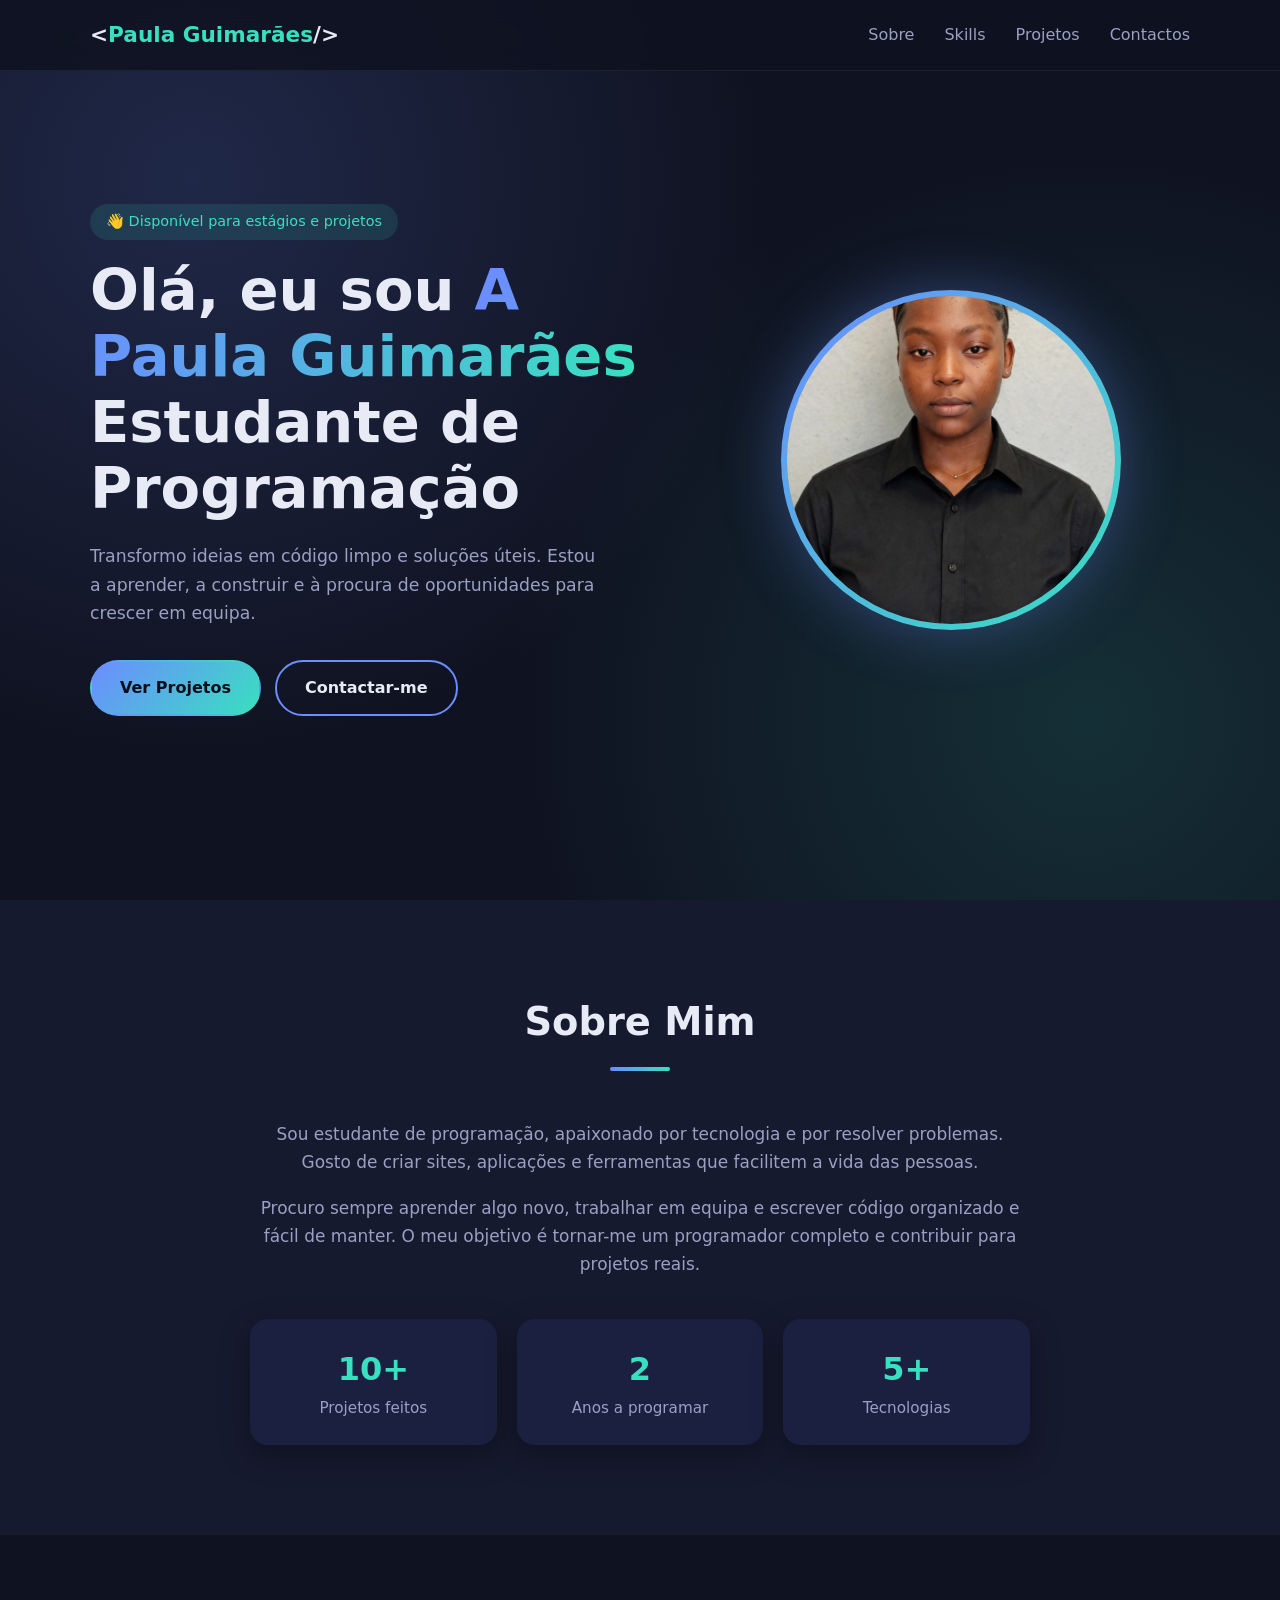
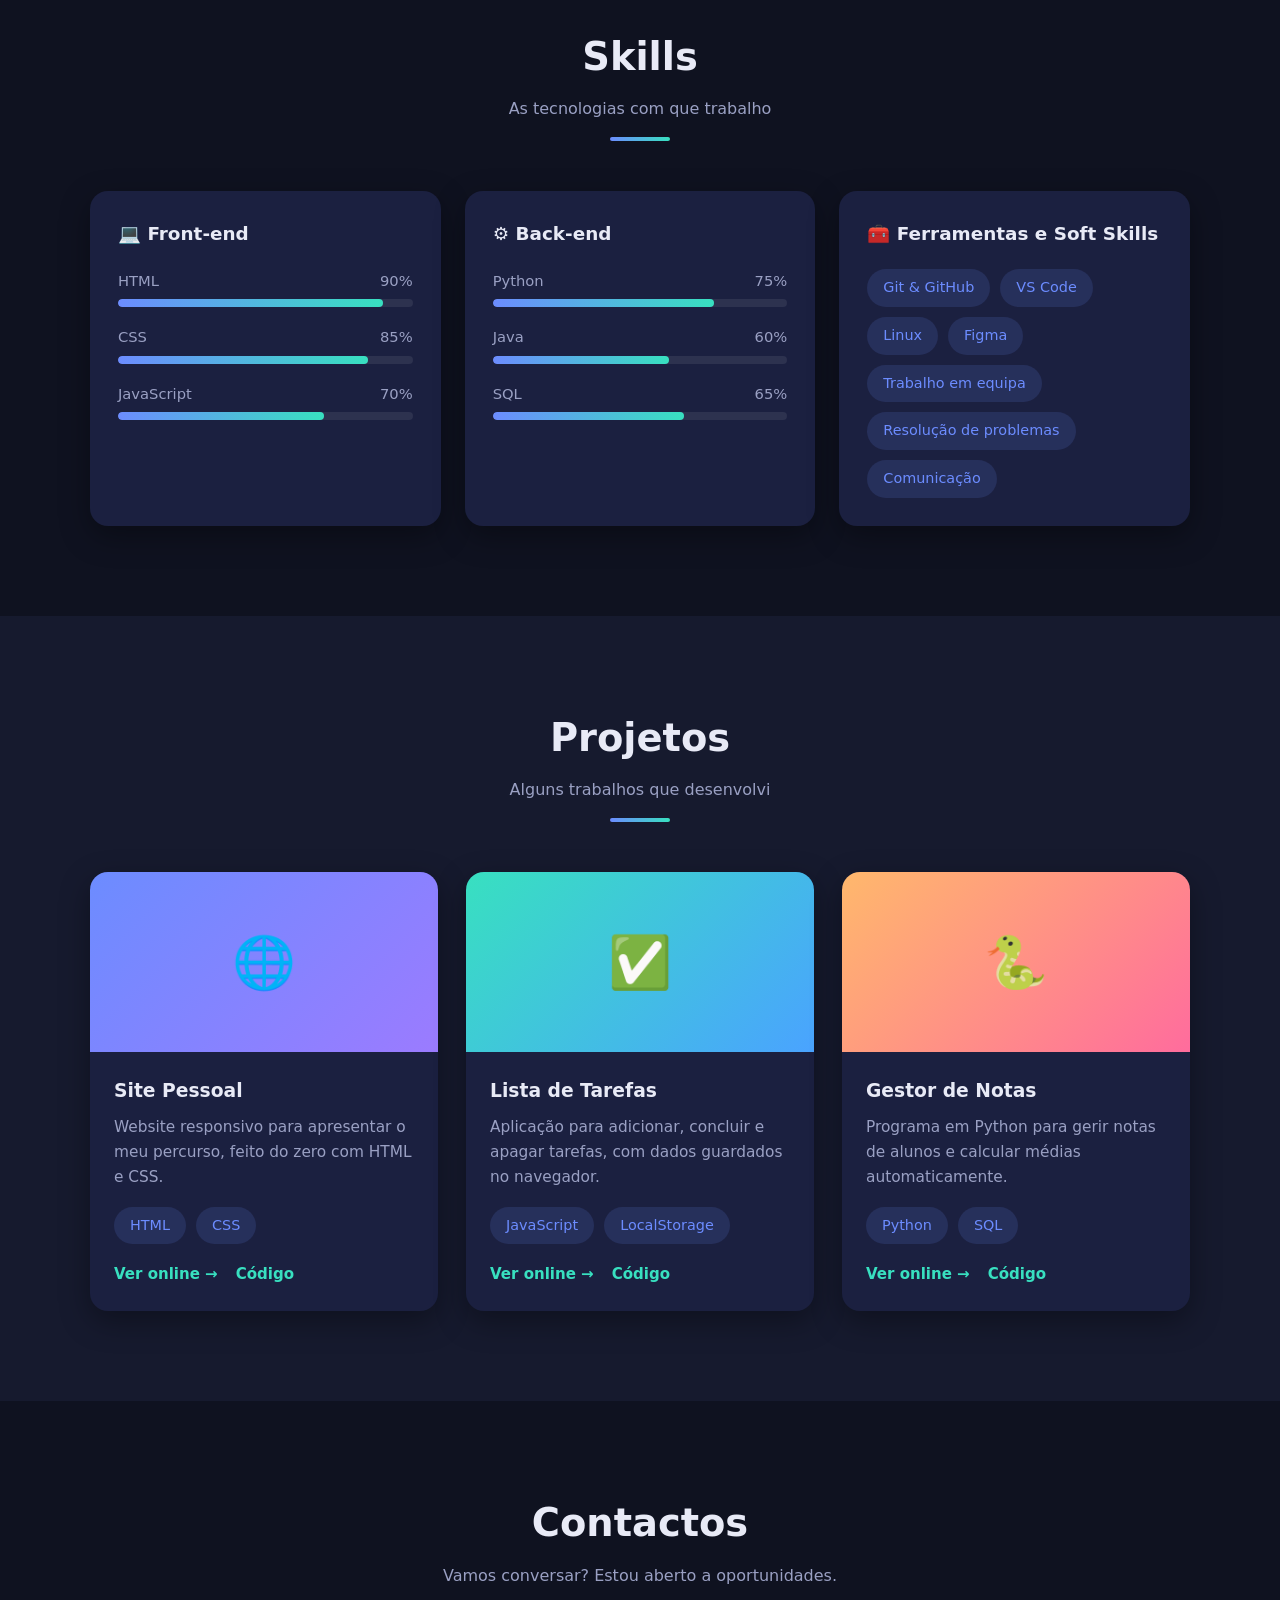
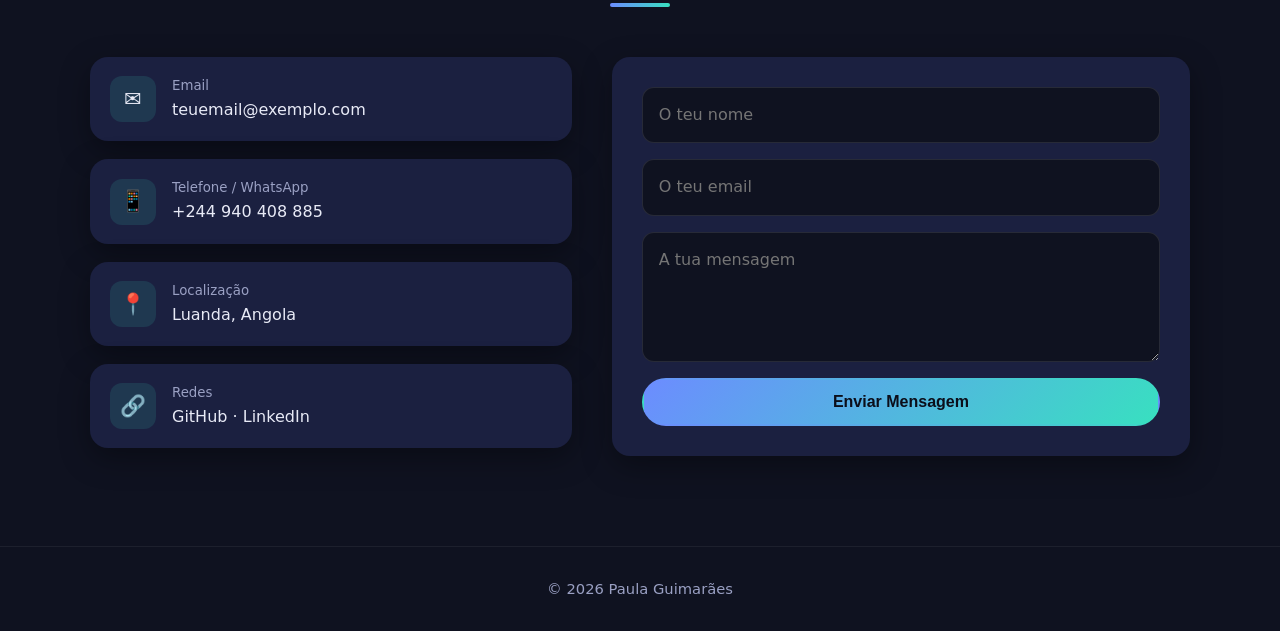
<file: PORTFÓLIO.html>
<!DOCTYPE html>
<html lang="pt">
<head>
<meta charset="UTF-8">
<meta name="viewport" content="width=device-width, initial-scale=1.0">
<title>Paula Guimarães | Portfólio de Programação</title>
<meta name="description" content="Portfólio de estudante de programação: sobre mim, skills, projetos e contactos.">
<link rel="stylesheet" href="style.css">
</head>
<body>


<header>
  <div class="container">
    <nav>
      <a href="#inicio" class="logo">&lt;<b>Paula Guimarães</b>/&gt;</a>
      <input type="checkbox" id="menu-toggle">
      <label for="menu-toggle" class="menu-icon">&#9776;</label>
      <ul class="nav-links">
        <li><a href="#sobre">Sobre</a></li>
        <li><a href="#skills">Skills</a></li>
        <li><a href="#projetos">Projetos</a></li>
        <li><a href="#contactos">Contactos</a></li>
      </ul>
    </nav>
  </div>
</header>


<section class="hero" id="inicio">
  <div class="container hero-grid">
    <div>
      <span class="tag">👋 Disponível para estágios e projetos</span>
      <h1>Olá, eu sou  <span> A Paula Guimarães</span><br>Estudante de Programação</h1>
      <p>Transformo ideias em código limpo e soluções úteis. Estou a aprender, a construir e à procura de oportunidades para crescer em equipa.</p>
      <div class="hero-btns">
        <a href="#projetos" class="btn btn-primary">Ver Projetos</a>
        <a href="#contactos" class="btn btn-outline">Contactar-me</a>
      </div>
    </div>
    <div class="photo-wrap">
      <div class="photo-frame">
        <div class="photo">
          
          <img src="minha foto.jpg" alt="Foto de Paula Guimarães" onerror="this.remove()">
          <span style="position:absolute;z-index:-1">Paula</span>
        </div>
      </div>
    </div>
  </div>
</section>


<section class="about" id="sobre">
  <div class="container">
    <div class="section-title">
      <h2>Sobre Mim</h2>
      <span class="bar"></span>
    </div>
    <div class="about-box">
      <p>Sou estudante de programação, apaixonado por tecnologia e por resolver problemas. Gosto de criar sites, aplicações e ferramentas que facilitem a vida das pessoas.</p>
      <p>Procuro sempre aprender algo novo, trabalhar em equipa e escrever código organizado e fácil de manter. O meu objetivo é tornar-me um programador completo e contribuir para projetos reais.</p>
      <div class="stats">
        <div class="stat"><h3>10+</h3><p>Projetos feitos</p></div>
        <div class="stat"><h3>2</h3><p>Anos a programar</p></div>
        <div class="stat"><h3>5+</h3><p>Tecnologias</p></div>
      </div>
    </div>
  </div>
</section>


<section id="skills">
  <div class="container">
    <div class="section-title">
      <h2>Skills</h2>
      <p>As tecnologias com que trabalho</p>
      <span class="bar"></span>
    </div>
    <div class="skills-grid">
      <div class="skill-card">
        <h3>💻 Front-end</h3>
        <div class="skill"><div class="skill-head"><span>HTML</span><span>90%</span></div><div class="bar-bg"><div class="bar-fill" style="width:90%"></div></div></div>
        <div class="skill"><div class="skill-head"><span>CSS</span><span>85%</span></div><div class="bar-bg"><div class="bar-fill" style="width:85%"></div></div></div>
        <div class="skill"><div class="skill-head"><span>JavaScript</span><span>70%</span></div><div class="bar-bg"><div class="bar-fill" style="width:70%"></div></div></div>
      </div>
      <div class="skill-card">
        <h3>⚙️ Back-end</h3>
        <div class="skill"><div class="skill-head"><span>Python</span><span>75%</span></div><div class="bar-bg"><div class="bar-fill" style="width:75%"></div></div></div>
        <div class="skill"><div class="skill-head"><span>Java</span><span>60%</span></div><div class="bar-bg"><div class="bar-fill" style="width:60%"></div></div></div>
        <div class="skill"><div class="skill-head"><span>SQL</span><span>65%</span></div><div class="bar-bg"><div class="bar-fill" style="width:65%"></div></div></div>
      </div>
      <div class="skill-card">
        <h3>🧰 Ferramentas e Soft Skills</h3>
        <div class="chips">
          <span class="chip">Git &amp; GitHub</span>
          <span class="chip">VS Code</span>
          <span class="chip">Linux</span>
          <span class="chip">Figma</span>
          <span class="chip">Trabalho em equipa</span>
          <span class="chip">Resolução de problemas</span>
          <span class="chip">Comunicação</span>
        </div>
      </div>
    </div>
  </div>
</section>


<section class="projects" id="projetos">
  <div class="container">
    <div class="section-title">
      <h2>Projetos</h2>
      <p>Alguns trabalhos que desenvolvi</p>
      <span class="bar"></span>
    </div>
    <div class="project-grid">
      <article class="project">
        <div class="project-img p1">🌐</div>
        <div class="project-body">
          <h3>Site Pessoal</h3>
          <p>Website responsivo para apresentar o meu percurso, feito do zero com HTML e CSS.</p>
          <div class="chips"><span class="chip">HTML</span><span class="chip">CSS</span></div>
          <div class="project-links"><a href="#">Ver online →</a><a href="#">Código</a></div>
        </div>
      </article>
      <article class="project">
        <div class="project-img p2">✅</div>
        <div class="project-body">
          <h3>Lista de Tarefas</h3>
          <p>Aplicação para adicionar, concluir e apagar tarefas, com dados guardados no navegador.</p>
          <div class="chips"><span class="chip">JavaScript</span><span class="chip">LocalStorage</span></div>
          <div class="project-links"><a href="#">Ver online →</a><a href="#">Código</a></div>
        </div>
      </article>
      <article class="project">
        <div class="project-img p3">🐍</div>
        <div class="project-body">
          <h3>Gestor de Notas</h3>
          <p>Programa em Python para gerir notas de alunos e calcular médias automaticamente.</p>
          <div class="chips"><span class="chip">Python</span><span class="chip">SQL</span></div>
          <div class="project-links"><a href="#">Ver online →</a><a href="#">Código</a></div>
        </div>
      </article>
    </div>
  </div>
</section>


<section id="contactos">
  <div class="container">
    <div class="section-title">
      <h2>Contactos</h2>
      <p>Vamos conversar? Estou aberto a oportunidades.</p>
      <span class="bar"></span>
    </div>
    <div class="contact-grid">
      <div class="contact-info">
        <div class="info-item"><div class="ico">✉️</div><div><small>Email</small>teuemail@exemplo.com</div></div>
        <div class="info-item"><div class="ico">📱</div><div><small>Telefone / WhatsApp</small>+244 940 408 885</div></div>
        <div class="info-item"><div class="ico">📍</div><div><small>Localização</small>Luanda, Angola</div></div>
        <div class="info-item"><div class="ico">🔗</div><div><small>Redes</small><a href="https://github.com/paulaguimaraes020624-eng?tab=repositories">GitHub</a> · <a href="https://www.linkedin.com/in/paula-guimaraes-519797443?utm_source=share_via&utm_content=profile&utm_medium=member_android">LinkedIn</a></div></div>
      </div>
      
      <form action="mailto:paulaguimaraes020624@gmail.com" method="post" enctype="text/plain">
        <input type="text" name="nome" placeholder="O teu nome" required>
        <input type="email" name="email" placeholder="O teu email" required>
        <textarea name="mensagem" placeholder="A tua mensagem" required></textarea>
        <button type="submit" class="btn btn-primary">Enviar Mensagem</button>
      </form>
    </div>
  </div>
</section>

<footer>
  <div class="container">© 2026 Paula Guimarães</div>
</footer>

</body>
</html>
</file>
<file: style.css>
/* ============ VARIÁVEIS (muda as cores aqui) ============ */
:root {
  --bg: #0f1220;
  --bg-soft: #161a2e;
  --card: #1b2040;
  --text: #e8eaf6;
  --muted: #9aa0c3;
  --primary: #6c8cff;
  --accent: #38e0c0;
  --radius: 18px;
  --shadow: 0 10px 30px rgba(0,0,0,.35);
}

* { margin: 0; padding: 0; box-sizing: border-box; }
html { scroll-behavior: smooth; scroll-padding-top: 80px; }
body {
  font-family: "Segoe UI", system-ui, -apple-system, Roboto, sans-serif;
  background: var(--bg);
  color: var(--text);
  line-height: 1.65;
}
a { color: inherit; text-decoration: none; }
img { max-width: 100%; display: block; }
.container { width: min(1100px, 92%); margin-inline: auto; }
section { padding: 90px 0; }

.section-title { text-align: center; margin-bottom: 50px; }
.section-title h2 { font-size: clamp(1.8rem, 4vw, 2.4rem); }
.section-title p { color: var(--muted); margin-top: 8px; }
.section-title span.bar {
  display: block; width: 60px; height: 4px; border-radius: 4px;
  margin: 14px auto 0;
  background: linear-gradient(90deg, var(--primary), var(--accent));
}

.btn {
  display: inline-block; padding: 13px 28px; border-radius: 50px;
  font-weight: 600; transition: transform .25s, box-shadow .25s, background .25s;
  border: 2px solid transparent; cursor: pointer; font-size: 1rem;
}
.btn-primary {
  background: linear-gradient(135deg, var(--primary), var(--accent));
  color: #0b0e1a;
}
.btn-primary:hover { transform: translateY(-3px); box-shadow: 0 10px 25px rgba(108,140,255,.35); }
.btn-outline { border-color: var(--primary); color: var(--text); }
.btn-outline:hover { background: var(--primary); color: #0b0e1a; transform: translateY(-3px); }

/* ============ NAVEGAÇÃO ============ */
header {
  position: fixed; top: 0; left: 0; width: 100%; z-index: 100;
  background: rgba(15,18,32,.85); backdrop-filter: blur(12px);
  border-bottom: 1px solid rgba(255,255,255,.06);
}
nav { display: flex; align-items: center; justify-content: space-between; height: 70px; }
.logo { font-size: 1.35rem; font-weight: 800; }
.logo b { color: var(--accent); }
.nav-links { display: flex; gap: 30px; list-style: none; }
.nav-links a { color: var(--muted); font-weight: 500; transition: color .2s; }
.nav-links a:hover { color: var(--text); }
#menu-toggle { display: none; }
.menu-icon { display: none; cursor: pointer; font-size: 1.8rem; }

/* ============ HERO ============ */
.hero {
  min-height: 100vh; display: flex; align-items: center; padding-top: 110px;
  background:
    radial-gradient(circle at 15% 20%, rgba(108,140,255,.18), transparent 45%),
    radial-gradient(circle at 85% 80%, rgba(56,224,192,.14), transparent 45%);
}
.hero-grid { display: grid; grid-template-columns: 1.2fr 1fr; gap: 50px; align-items: center; }
.tag {
  display: inline-block; padding: 6px 16px; border-radius: 50px; font-size: .9rem;
  background: rgba(56,224,192,.12); color: var(--accent); margin-bottom: 18px;
}
.hero h1 { font-size: clamp(2.2rem, 6vw, 3.6rem); line-height: 1.15; }
.hero h1 span {
  background: linear-gradient(90deg, var(--primary), var(--accent));
  -webkit-background-clip: text; background-clip: text; color: transparent;
}
.hero p { color: var(--muted); margin: 20px 0 32px; max-width: 520px; font-size: 1.08rem; }
.hero-btns { display: flex; gap: 14px; flex-wrap: wrap; }

.photo-wrap { display: flex; justify-content: center; }
.photo-frame {
  position: relative; width: min(340px, 80vw); aspect-ratio: 1;
  border-radius: 50%; padding: 6px;
  background: linear-gradient(135deg, var(--primary), var(--accent));
  box-shadow: 0 0 60px rgba(108,140,255,.35);
  animation: float 6s ease-in-out infinite;
}
.photo-frame .photo {
  width: 100%; height: 100%; border-radius: 50%; overflow: hidden;
  background: var(--card); display: flex; align-items: center; justify-content: center;
  font-size: 5rem; font-weight: 800; color: var(--primary);
}
.photo-frame img { width: 100%; height: 100%; object-fit: cover; }
@keyframes float { 0%,100% { transform: translateY(0); } 50% { transform: translateY(-14px); } }

/* ============ SOBRE ============ */
.about { background: var(--bg-soft); }
.about-box { max-width: 780px; margin: auto; text-align: center; }
.about-box p { color: var(--muted); margin-bottom: 18px; font-size: 1.06rem; }
.stats { display: grid; grid-template-columns: repeat(3, 1fr); gap: 20px; margin-top: 40px; }
.stat { background: var(--card); padding: 24px 10px; border-radius: var(--radius); box-shadow: var(--shadow); }
.stat h3 { font-size: 2rem; color: var(--accent); }
.stat p { margin: 0; font-size: .95rem; }

/* ============ SKILLS ============ */
.skills-grid { display: grid; grid-template-columns: repeat(auto-fit, minmax(280px, 1fr)); gap: 24px; }
.skill-card { background: var(--card); padding: 28px; border-radius: var(--radius); box-shadow: var(--shadow); }
.skill-card h3 { margin-bottom: 20px; font-size: 1.15rem; }
.skill { margin-bottom: 18px; }
.skill-head { display: flex; justify-content: space-between; font-size: .92rem; margin-bottom: 6px; color: var(--muted); }
.bar-bg { height: 8px; background: rgba(255,255,255,.08); border-radius: 8px; overflow: hidden; }
.bar-fill { height: 100%; border-radius: 8px; background: linear-gradient(90deg, var(--primary), var(--accent)); }
.chips { display: flex; flex-wrap: wrap; gap: 10px; }
.chip { padding: 7px 16px; border-radius: 50px; font-size: .9rem; background: rgba(108,140,255,.14); color: var(--primary); }

/* ============ PROJETOS ============ */
.projects { background: var(--bg-soft); }
.project-grid { display: grid; grid-template-columns: repeat(auto-fit, minmax(300px, 1fr)); gap: 28px; }
.project {
  background: var(--card); border-radius: var(--radius); overflow: hidden;
  box-shadow: var(--shadow); transition: transform .3s;
}
.project:hover { transform: translateY(-8px); }
.project-img {
  height: 180px; display: flex; align-items: center; justify-content: center;
  font-size: 3.2rem; color: #0b0e1a;
}
.p1 { background: linear-gradient(135deg, #6c8cff, #9b7bff); }
.p2 { background: linear-gradient(135deg, #38e0c0, #4aa3ff); }
.p3 { background: linear-gradient(135deg, #ffb86c, #ff6c9d); }
.project-body { padding: 24px; }
.project-body h3 { margin-bottom: 8px; }
.project-body p { color: var(--muted); font-size: .96rem; margin-bottom: 16px; }
.project-body .chips { margin-bottom: 18px; }
.project-links { display: flex; gap: 18px; font-weight: 600; font-size: .94rem; }
.project-links a { color: var(--accent); }
.project-links a:hover { text-decoration: underline; }

/* ============ CONTACTOS ============ */
.contact-grid { display: grid; grid-template-columns: 1fr 1.2fr; gap: 40px; }
.contact-info { display: flex; flex-direction: column; gap: 18px; }
.info-item {
  display: flex; align-items: center; gap: 16px; background: var(--card);
  padding: 18px 20px; border-radius: var(--radius); box-shadow: var(--shadow);
}
.info-item .ico {
  width: 46px; height: 46px; flex-shrink: 0; border-radius: 12px; display: grid; place-items: center;
  background: rgba(56,224,192,.12); font-size: 1.3rem;
}
.info-item small { color: var(--muted); display: block; }
form { background: var(--card); padding: 30px; border-radius: var(--radius); box-shadow: var(--shadow); display: grid; gap: 16px; }
input, textarea {
  width: 100%; padding: 14px 16px; border-radius: 12px; font: inherit;
  background: var(--bg); color: var(--text); border: 1px solid rgba(255,255,255,.1);
  outline: none; transition: border .2s;
}
input:focus, textarea:focus { border-color: var(--primary); }
textarea { min-height: 130px; resize: vertical; }

footer { text-align: center; padding: 30px 0; color: var(--muted); border-top: 1px solid rgba(255,255,255,.06); font-size: .92rem; }

/* ============ RESPONSIVO ============ */
@media (max-width: 800px) {
  .hero-grid { grid-template-columns: 1fr; text-align: center; }
  .hero p { margin-inline: auto; }
  .hero-btns { justify-content: center; }
  .photo-wrap { order: -1; }
  .contact-grid { grid-template-columns: 1fr; }
  .stats { grid-template-columns: 1fr; }
  .menu-icon { display: block; }
  .nav-links {
    position: absolute; top: 70px; left: 0; width: 100%; flex-direction: column; gap: 0;
    background: var(--bg-soft); max-height: 0; overflow: hidden; transition: max-height .35s;
  }
  .nav-links li { padding: 14px 6%; border-top: 1px solid rgba(255,255,255,.05); }
  #menu-toggle:checked ~ .nav-links { max-height: 360px; }
  section { padding: 70px 0; }
}
</file>
